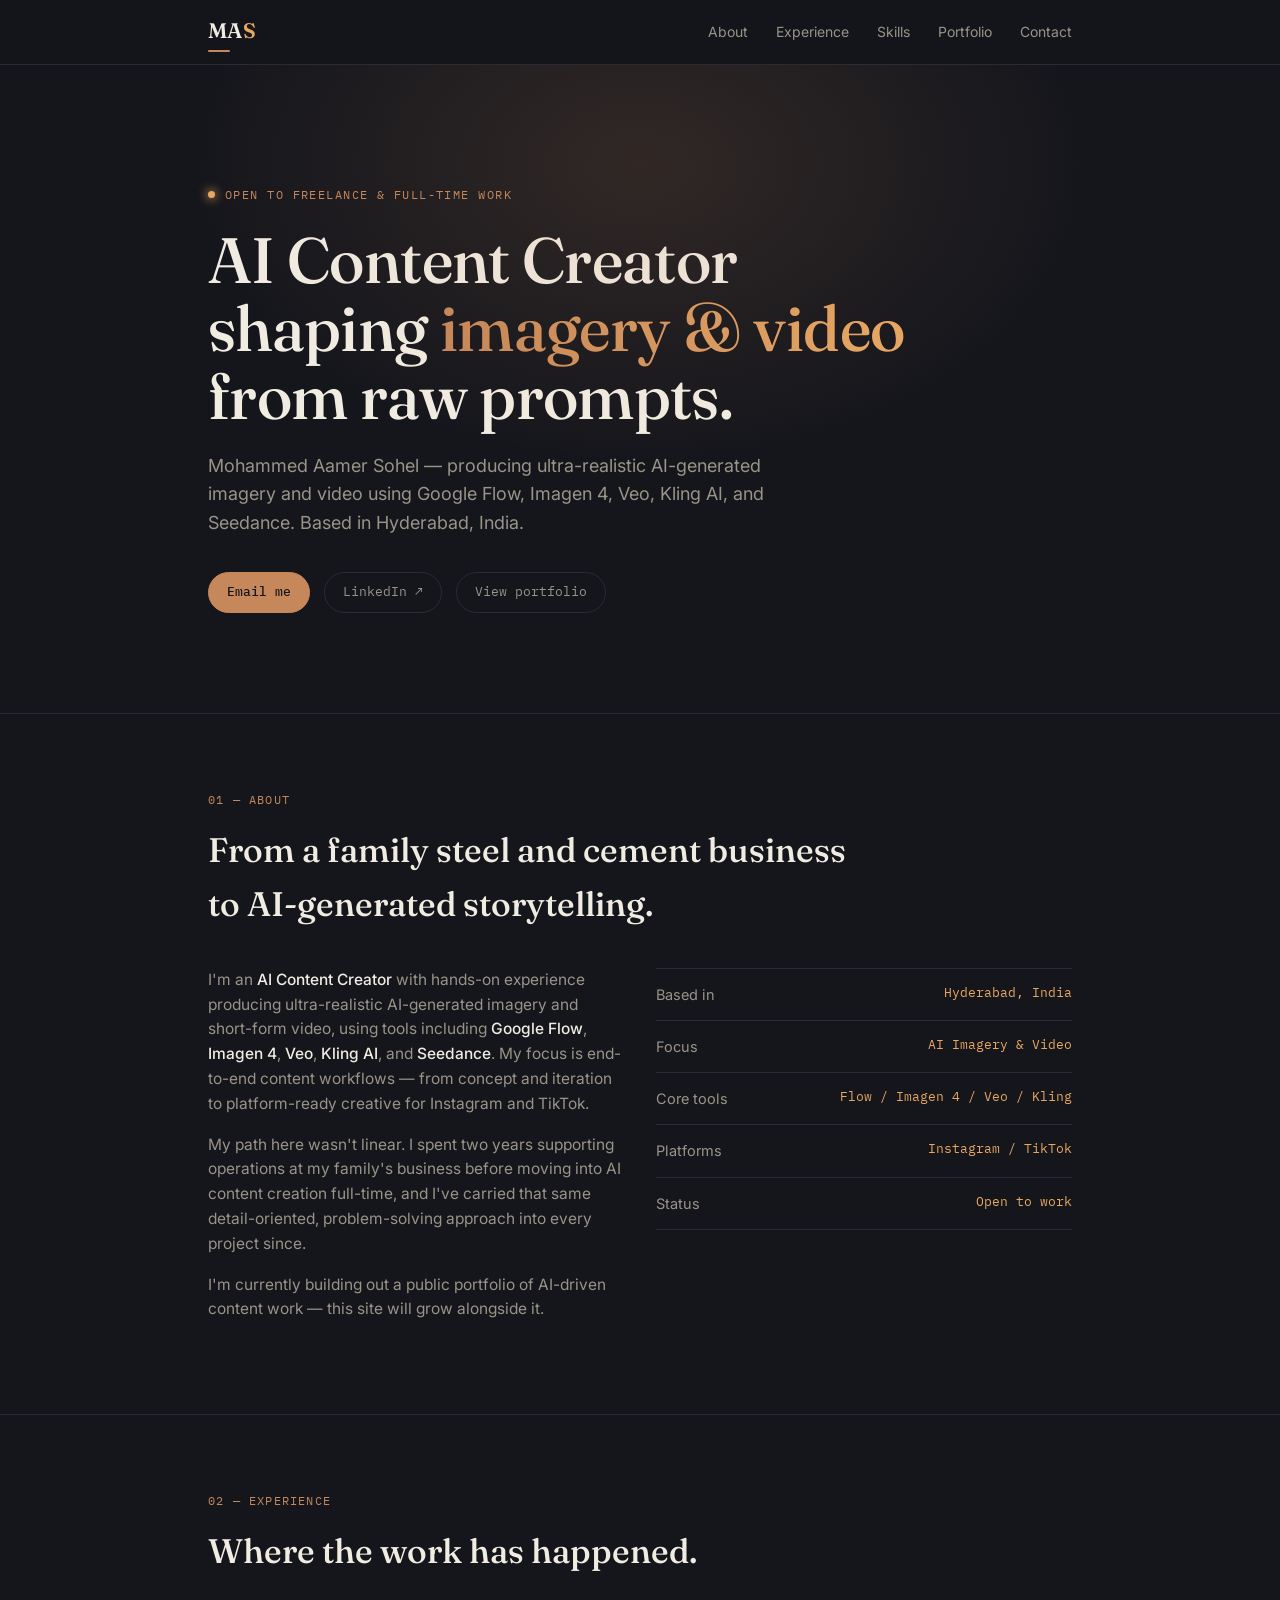
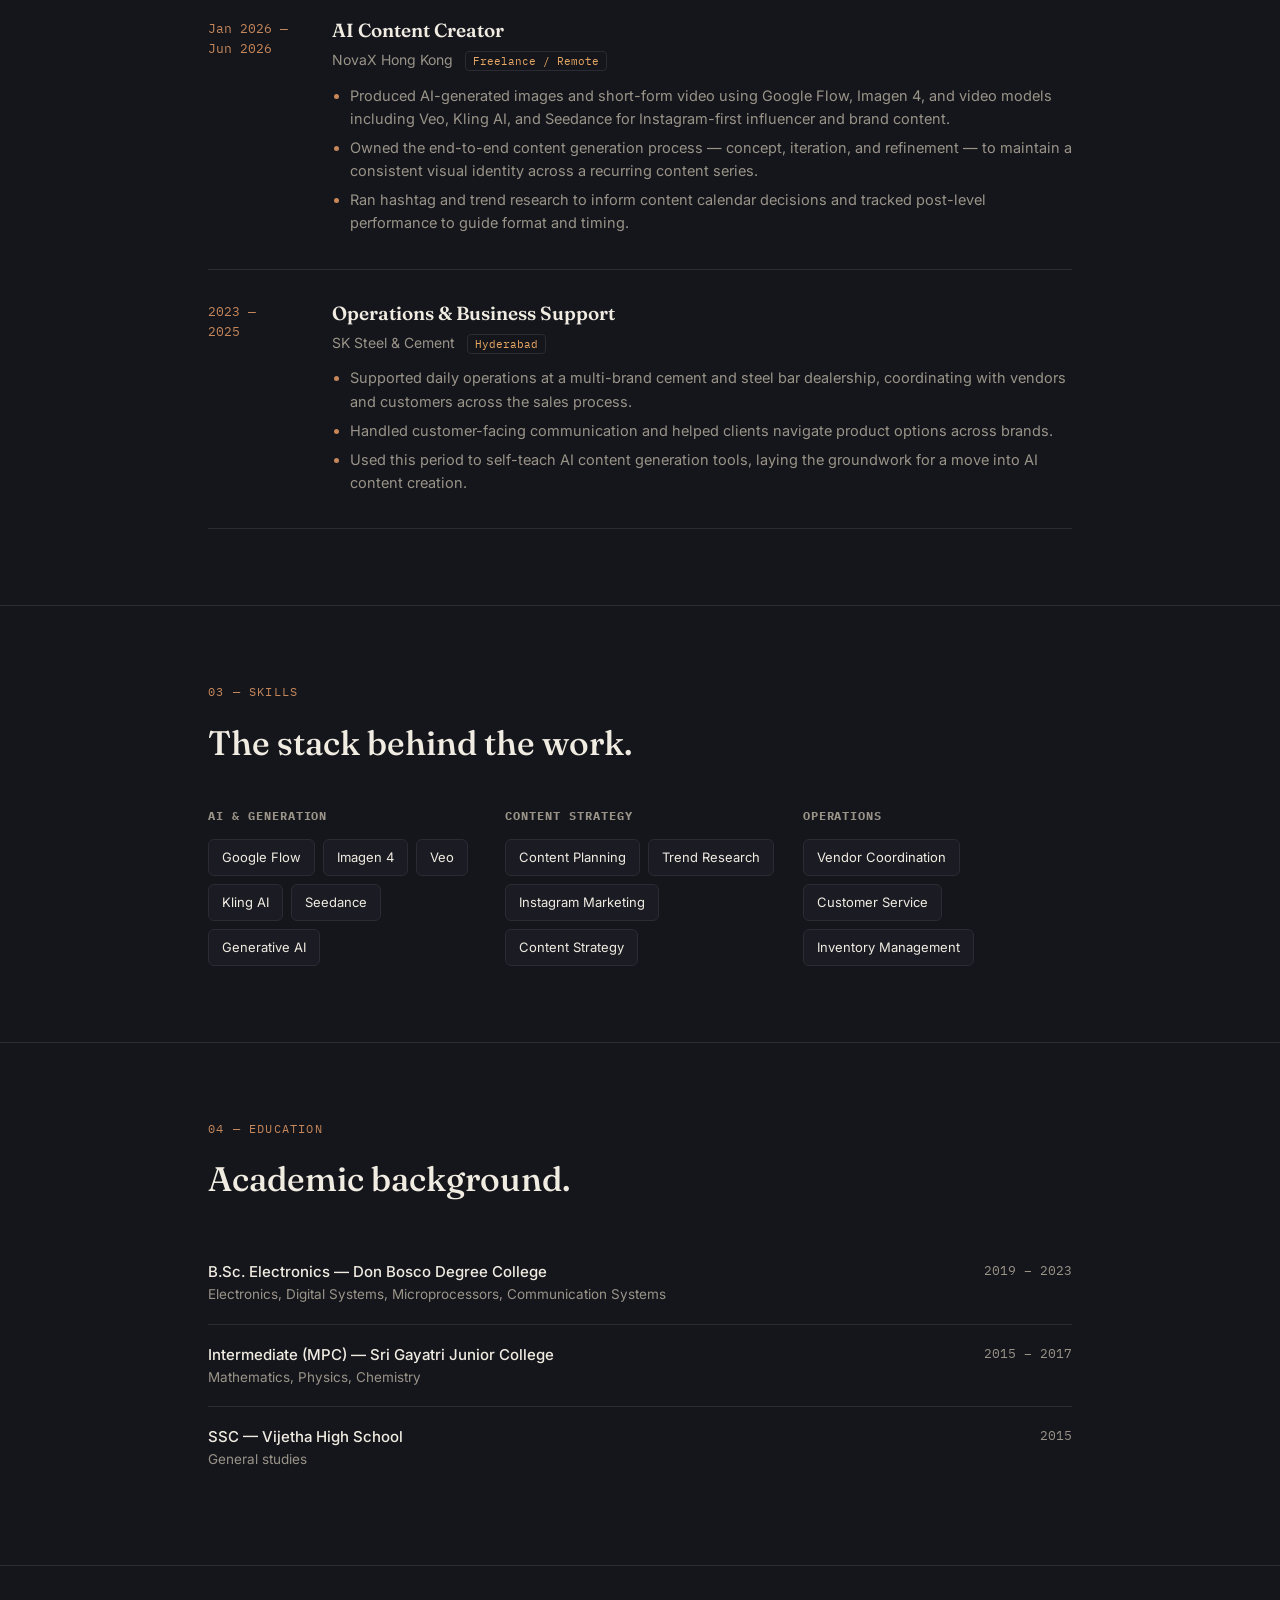
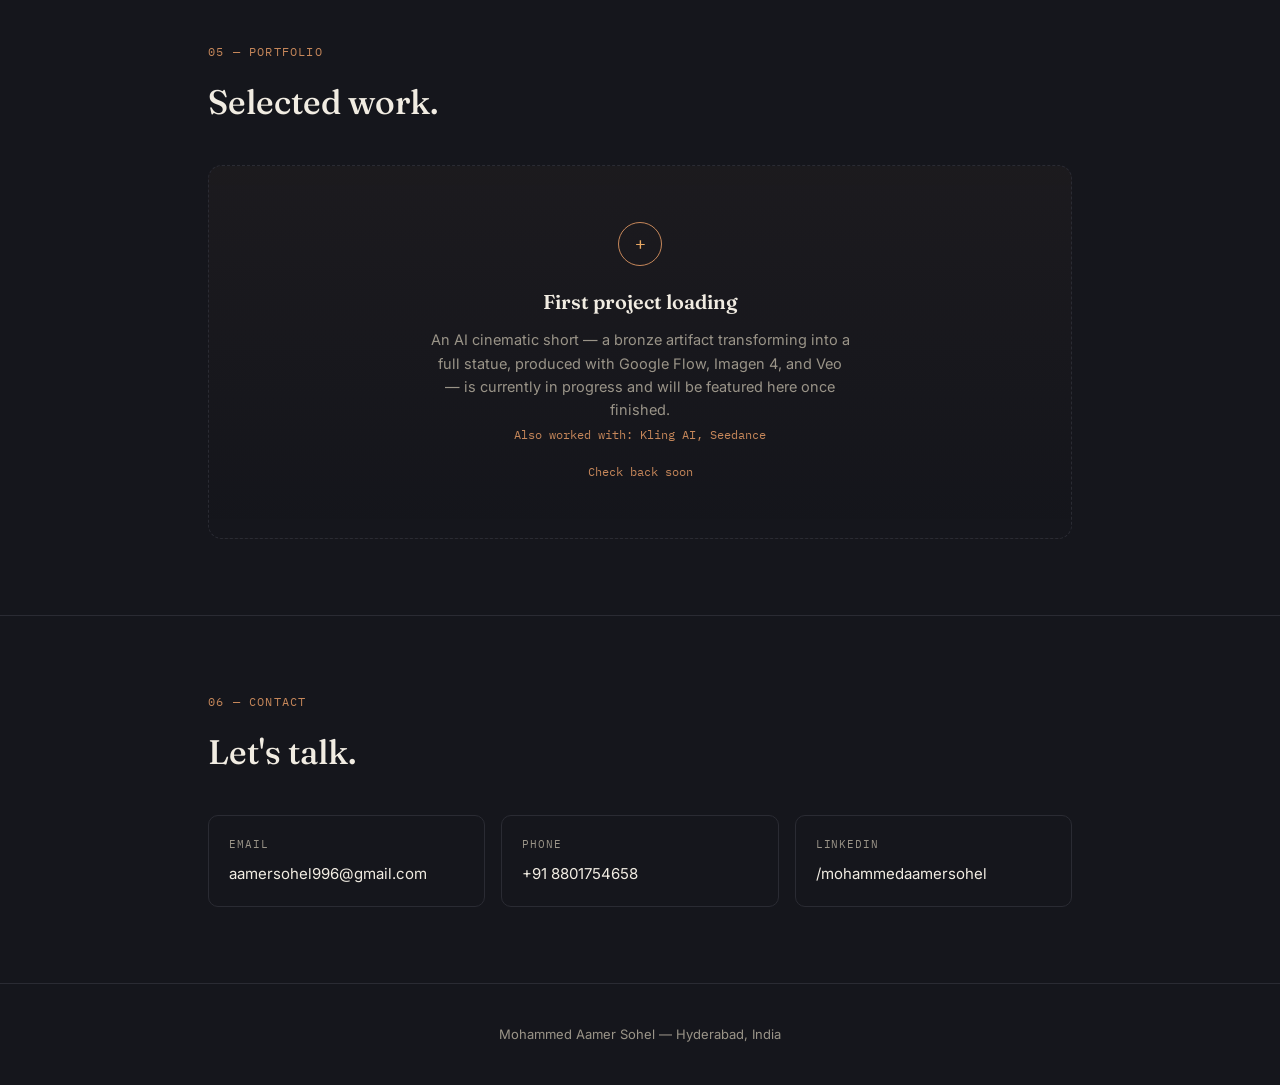
<file: index.html>
<!DOCTYPE html>
<html lang="en">
<head>
<meta charset="UTF-8">
<meta name="viewport" content="width=device-width, initial-scale=1.0">
<title>Mohammed Aamer Sohel — AI Content Creator</title>
<meta name="description" content="Portfolio of Mohammed Aamer Sohel, AI Content Creator specializing in AI-generated imagery and video.">
<link rel="preconnect" href="https://fonts.googleapis.com">
<link rel="preconnect" href="https://fonts.gstatic.com" crossorigin>
<link href="https://fonts.googleapis.com/css2?family=Fraunces:opsz,wght@9..144,400;9..144,500;9..144,600&family=Inter:wght@400;500;600&family=IBM+Plex+Mono:wght@400;500&display=swap" rel="stylesheet">
<style>
  :root{
    --bg:#15161c;
    --bg-raised:#1b1c23;
    --bronze:#c6875a;
    --bronze-bright:#e8a863;
    --text:#f1ece2;
    --text-dim:#9a9488;
    --line:#2a2b33;
    --serif: 'Fraunces', serif;
    --sans: 'Inter', sans-serif;
    --mono: 'IBM Plex Mono', monospace;
  }
  *{margin:0;padding:0;box-sizing:border-box;}
  html{scroll-behavior:smooth;}
  body{
    background:var(--bg);
    color:var(--text);
    font-family:var(--sans);
    line-height:1.6;
    -webkit-font-smoothing:antialiased;
  }
  a{color:inherit;text-decoration:none;}
  .wrap{max-width:920px;margin:0 auto;padding:0 28px;}

  /* nav */
  nav{
    position:sticky;top:0;z-index:50;
    background:rgba(21,22,28,0.85);
    backdrop-filter:blur(10px);
    border-bottom:1px solid var(--line);
  }
  nav .wrap{display:flex;align-items:center;justify-content:space-between;height:64px;}
  .brand{font-family:var(--serif);font-size:21px;font-weight:600;letter-spacing:0.02em;position:relative;padding-bottom:2px;}
  .brand em{font-style:normal;color:var(--bronze-bright);}
  .brand::after{content:'';position:absolute;left:0;bottom:-2px;width:22px;height:2px;background:var(--bronze);border-radius:2px;}
  .navlinks{display:flex;gap:28px;font-size:14px;color:var(--text-dim);}
  .navlinks a:hover{color:var(--bronze-bright);}
  .navlinks{display:none;}
  @media(min-width:720px){.navlinks{display:flex;}}

  /* hero */
  header.hero{
    position:relative;
    padding:120px 0 100px;
    overflow:hidden;
  }
  .glow{
    position:absolute;
    top:-200px;left:50%;transform:translateX(-50%);
    width:900px;height:600px;
    background:radial-gradient(ellipse at center, rgba(198,135,90,0.16) 0%, rgba(198,135,90,0) 70%);
    pointer-events:none;
  }
  .eyebrow{
    font-family:var(--mono);font-size:12px;letter-spacing:0.12em;text-transform:uppercase;
    color:var(--bronze);margin-bottom:22px;display:flex;align-items:center;gap:10px;
  }
  .eyebrow::before{content:'';width:7px;height:7px;border-radius:50%;background:var(--bronze-bright);
    box-shadow:0 0 10px 2px rgba(232,168,99,0.6);}
  h1.title{
    font-family:var(--serif);
    font-weight:500;
    font-size:clamp(38px,6vw,64px);
    line-height:1.06;
    letter-spacing:-0.01em;
    max-width:780px;
  }
  h1.title .accent{
    background:linear-gradient(90deg, var(--bronze) 0%, var(--bronze-bright) 100%);
    -webkit-background-clip:text;background-clip:text;color:transparent;
  }
  .subhead{
    margin-top:22px;font-size:18px;color:var(--text-dim);max-width:560px;
  }
  .hero-links{margin-top:34px;display:flex;flex-wrap:wrap;gap:14px;font-size:14px;}
  .pill{
    border:1px solid var(--line);padding:9px 18px;border-radius:100px;
    font-family:var(--mono);font-size:13px;color:var(--text-dim);
    transition:border-color .2s, color .2s;
  }
  .pill:hover{border-color:var(--bronze);color:var(--bronze-bright);}
  .pill.primary{background:var(--bronze);color:#15161c;border-color:var(--bronze);font-weight:500;}
  .pill.primary:hover{background:var(--bronze-bright);border-color:var(--bronze-bright);color:#15161c;}

  /* section shell */
  section{padding:76px 0;border-top:1px solid var(--line);}
  .section-label{
    font-family:var(--mono);font-size:12px;letter-spacing:0.1em;text-transform:uppercase;
    color:var(--bronze);margin-bottom:14px;
  }
  h2.section-title{
    font-family:var(--serif);font-weight:500;font-size:clamp(26px,3.4vw,34px);
    margin-bottom:36px;max-width:640px;
  }

  /* about */
  .about-grid{display:grid;grid-template-columns:1fr;gap:32px;}
  @media(min-width:720px){.about-grid{grid-template-columns:1fr 1fr;}}
  .about-text p{color:var(--text-dim);margin-bottom:16px;font-size:15.5px;}
  .about-text strong{color:var(--text);font-weight:500;}
  .stack-list{display:flex;flex-direction:column;gap:0;border-top:1px solid var(--line);}
  .stack-item{
    display:flex;justify-content:space-between;padding:14px 0;border-bottom:1px solid var(--line);
    font-size:14.5px;
  }
  .stack-item .k{color:var(--text-dim);}
  .stack-item .v{font-family:var(--mono);color:var(--bronze-bright);font-size:13px;text-align:right;}

  /* timeline (experience) */
  .timeline{display:flex;flex-direction:column;}
  .tl-item{
    display:grid;grid-template-columns:100px 1fr;gap:24px;
    padding:28px 0;border-bottom:1px solid var(--line);
  }
  .tl-item:first-child{padding-top:0;}
  .tl-date{font-family:var(--mono);font-size:12.5px;color:var(--bronze);padding-top:3px;}
  .tl-role{font-family:var(--serif);font-size:19px;font-weight:600;margin-bottom:4px;}
  .tl-org{font-size:14px;color:var(--text-dim);margin-bottom:12px;}
  .tl-org .tag{
    font-family:var(--mono);font-size:11px;color:var(--bronze-bright);
    border:1px solid var(--line);border-radius:4px;padding:2px 7px;margin-left:8px;
  }
  .tl-item ul{margin-left:18px;color:var(--text-dim);font-size:14.5px;}
  .tl-item li{margin-bottom:6px;}
  .tl-item li::marker{color:var(--bronze);}

  /* skills */
  .skill-groups{display:grid;grid-template-columns:1fr;gap:28px;}
  @media(min-width:720px){.skill-groups{grid-template-columns:repeat(3,1fr);}}
  .skill-group h3{
    font-family:var(--mono);font-size:12px;letter-spacing:0.08em;text-transform:uppercase;
    color:var(--text-dim);margin-bottom:14px;
  }
  .chip-row{display:flex;flex-wrap:wrap;gap:8px;}
  .chip{
    font-size:13px;padding:7px 13px;border:1px solid var(--line);border-radius:6px;color:var(--text);
    background:var(--bg-raised);
  }

  /* education */
  .edu-item{padding:18px 0;border-bottom:1px solid var(--line);display:flex;justify-content:space-between;flex-wrap:wrap;gap:6px;}
  .edu-item:last-child{border-bottom:none;}
  .edu-name{font-weight:500;font-size:15px;}
  .edu-sub{color:var(--text-dim);font-size:13.5px;}
  .edu-date{font-family:var(--mono);font-size:12.5px;color:var(--text-dim);}

  /* portfolio / empty state */
  .portfolio-empty{
    border:1px dashed var(--line);
    border-radius:14px;
    padding:56px 32px;
    text-align:center;
    background:linear-gradient(180deg, rgba(198,135,90,0.04), transparent);
  }
  .portfolio-empty .icon{
    width:44px;height:44px;margin:0 auto 20px;
    border-radius:50%;border:1px solid var(--bronze);
    display:flex;align-items:center;justify-content:center;
    color:var(--bronze-bright);font-family:var(--mono);font-size:18px;
  }
  .portfolio-empty h3{font-family:var(--serif);font-size:20px;font-weight:600;margin-bottom:10px;}
  .portfolio-empty p{color:var(--text-dim);font-size:14.5px;max-width:420px;margin:0 auto;}
  .portfolio-note{
    margin-top:18px;font-family:var(--mono);font-size:12px;color:var(--bronze);
  }

  /* contact */
  .contact-grid{display:grid;grid-template-columns:1fr;gap:16px;}
  @media(min-width:600px){.contact-grid{grid-template-columns:repeat(3,1fr);}}
  .contact-card{
    border:1px solid var(--line);border-radius:10px;padding:20px;
  }
  .contact-card .k{font-family:var(--mono);font-size:11px;text-transform:uppercase;letter-spacing:0.08em;color:var(--text-dim);margin-bottom:8px;}
  .contact-card .v{font-size:15px;}
  .contact-card .v a:hover{color:var(--bronze-bright);}

  footer{padding:40px 0;text-align:center;color:var(--text-dim);font-size:13px;border-top:1px solid var(--line);}
  footer span{color:var(--bronze);}
</style>
</head>
<body>

<nav>
  <div class="wrap">
    <div class="brand">MA<em>S</em></div>
    <div class="navlinks">
      <a href="#about">About</a>
      <a href="#experience">Experience</a>
      <a href="#skills">Skills</a>
      <a href="#portfolio">Portfolio</a>
      <a href="#contact">Contact</a>
    </div>
  </div>
</nav>

<header class="hero">
  <div class="glow"></div>
  <div class="wrap">
    <div class="eyebrow">Open to freelance &amp; full-time work</div>
    <h1 class="title">AI Content Creator<br>shaping <span class="accent">imagery &amp; video</span><br>from raw prompts.</h1>
    <p class="subhead">Mohammed Aamer Sohel — producing ultra-realistic AI-generated imagery and video using Google Flow, Imagen 4, Veo, Kling AI, and Seedance. Based in Hyderabad, India.</p>
    <div class="hero-links">
      <a class="pill primary" href="mailto:aamersohel996@gmail.com">Email me</a>
      <a class="pill" href="https://www.linkedin.com/in/mohammedaamersohel/" target="_blank" rel="noopener">LinkedIn ↗</a>
      <a class="pill" href="#portfolio">View portfolio</a>
    </div>
  </div>
</header>

<section id="about">
  <div class="wrap">
    <div class="section-label">01 — About</div>
    <h2 class="section-title">From a family steel and cement business to AI-generated storytelling.</h2>
    <div class="about-grid">
      <div class="about-text">
        <p>I'm an <strong>AI Content Creator</strong> with hands-on experience producing ultra-realistic AI-generated imagery and short-form video, using tools including <strong>Google Flow</strong>, <strong>Imagen 4</strong>, <strong>Veo</strong>, <strong>Kling AI</strong>, and <strong>Seedance</strong>. My focus is end-to-end content workflows — from concept and iteration to platform-ready creative for Instagram and TikTok.</p>
        <p>My path here wasn't linear. I spent two years supporting operations at my family's business before moving into AI content creation full-time, and I've carried that same detail-oriented, problem-solving approach into every project since.</p>
        <p>I'm currently building out a public portfolio of AI-driven content work — this site will grow alongside it.</p>
      </div>
      <div class="stack-list">
        <div class="stack-item"><span class="k">Based in</span><span class="v">Hyderabad, India</span></div>
        <div class="stack-item"><span class="k">Focus</span><span class="v">AI Imagery &amp; Video</span></div>
        <div class="stack-item"><span class="k">Core tools</span><span class="v">Flow / Imagen 4 / Veo / Kling</span></div>
        <div class="stack-item"><span class="k">Platforms</span><span class="v">Instagram / TikTok</span></div>
        <div class="stack-item"><span class="k">Status</span><span class="v">Open to work</span></div>
      </div>
    </div>
  </div>
</section>

<section id="experience">
  <div class="wrap">
    <div class="section-label">02 — Experience</div>
    <h2 class="section-title">Where the work has happened.</h2>
    <div class="timeline">
      <div class="tl-item">
        <div class="tl-date">Jan 2026 —<br>Jun 2026</div>
        <div>
          <div class="tl-role">AI Content Creator</div>
          <div class="tl-org">NovaX Hong Kong <span class="tag">Freelance / Remote</span></div>
          <ul>
            <li>Produced AI-generated images and short-form video using Google Flow, Imagen 4, and video models including Veo, Kling AI, and Seedance for Instagram-first influencer and brand content.</li>
            <li>Owned the end-to-end content generation process — concept, iteration, and refinement — to maintain a consistent visual identity across a recurring content series.</li>
            <li>Ran hashtag and trend research to inform content calendar decisions and tracked post-level performance to guide format and timing.</li>
          </ul>
        </div>
      </div>
      <div class="tl-item">
        <div class="tl-date">2023 —<br>2025</div>
        <div>
          <div class="tl-role">Operations &amp; Business Support</div>
          <div class="tl-org">SK Steel &amp; Cement <span class="tag">Hyderabad</span></div>
          <ul>
            <li>Supported daily operations at a multi-brand cement and steel bar dealership, coordinating with vendors and customers across the sales process.</li>
            <li>Handled customer-facing communication and helped clients navigate product options across brands.</li>
            <li>Used this period to self-teach AI content generation tools, laying the groundwork for a move into AI content creation.</li>
          </ul>
        </div>
      </div>
    </div>
  </div>
</section>

<section id="skills">
  <div class="wrap">
    <div class="section-label">03 — Skills</div>
    <h2 class="section-title">The stack behind the work.</h2>
    <div class="skill-groups">
      <div class="skill-group">
        <h3>AI &amp; Generation</h3>
        <div class="chip-row">
          <span class="chip">Google Flow</span>
          <span class="chip">Imagen 4</span>
          <span class="chip">Veo</span>
          <span class="chip">Kling AI</span>
          <span class="chip">Seedance</span>
          <span class="chip">Generative AI</span>
        </div>
      </div>
      <div class="skill-group">
        <h3>Content Strategy</h3>
        <div class="chip-row">
          <span class="chip">Content Planning</span>
          <span class="chip">Trend Research</span>
          <span class="chip">Instagram Marketing</span>
          <span class="chip">Content Strategy</span>
        </div>
      </div>
      <div class="skill-group">
        <h3>Operations</h3>
        <div class="chip-row">
          <span class="chip">Vendor Coordination</span>
          <span class="chip">Customer Service</span>
          <span class="chip">Inventory Management</span>
        </div>
      </div>
    </div>
  </div>
</section>

<section id="education">
  <div class="wrap">
    <div class="section-label">04 — Education</div>
    <h2 class="section-title">Academic background.</h2>
    <div class="edu-item">
      <div>
        <div class="edu-name">B.Sc. Electronics — Don Bosco Degree College</div>
        <div class="edu-sub">Electronics, Digital Systems, Microprocessors, Communication Systems</div>
      </div>
      <div class="edu-date">2019 – 2023</div>
    </div>
    <div class="edu-item">
      <div>
        <div class="edu-name">Intermediate (MPC) — Sri Gayatri Junior College</div>
        <div class="edu-sub">Mathematics, Physics, Chemistry</div>
      </div>
      <div class="edu-date">2015 – 2017</div>
    </div>
    <div class="edu-item">
      <div>
        <div class="edu-name">SSC — Vijetha High School</div>
        <div class="edu-sub">General studies</div>
      </div>
      <div class="edu-date">2015</div>
    </div>
  </div>
</section>

<section id="portfolio">
  <div class="wrap">
    <div class="section-label">05 — Portfolio</div>
    <h2 class="section-title">Selected work.</h2>
    <div class="portfolio-empty">
      <div class="icon">+</div>
      <h3>First project loading</h3>
      <p>An AI cinematic short — a bronze artifact transforming into a full statue, produced with Google Flow, Imagen 4, and Veo — is currently in progress and will be featured here once finished.</p>
      <div class="portfolio-note" style="margin-top:4px;">Also worked with: Kling AI, Seedance</div>
      <div class="portfolio-note">Check back soon</div>
    </div>
  </div>
</section>

<section id="contact">
  <div class="wrap">
    <div class="section-label">06 — Contact</div>
    <h2 class="section-title">Let's talk.</h2>
    <div class="contact-grid">
      <div class="contact-card">
        <div class="k">Email</div>
        <div class="v"><a href="mailto:aamersohel996@gmail.com">aamersohel996@gmail.com</a></div>
      </div>
      <div class="contact-card">
        <div class="k">Phone</div>
        <div class="v"><a href="tel:+918801754658">+91 8801754658</a></div>
      </div>
      <div class="contact-card">
        <div class="k">LinkedIn</div>
        <div class="v"><a href="https://www.linkedin.com/in/mohammedaamersohel/" target="_blank" rel="noopener">/mohammedaamersohel</a></div>
      </div>
    </div>
  </div>
</section>

<footer>
  Mohammed Aamer Sohel — Hyderabad, India
</footer>

</body>
</html>
</file>
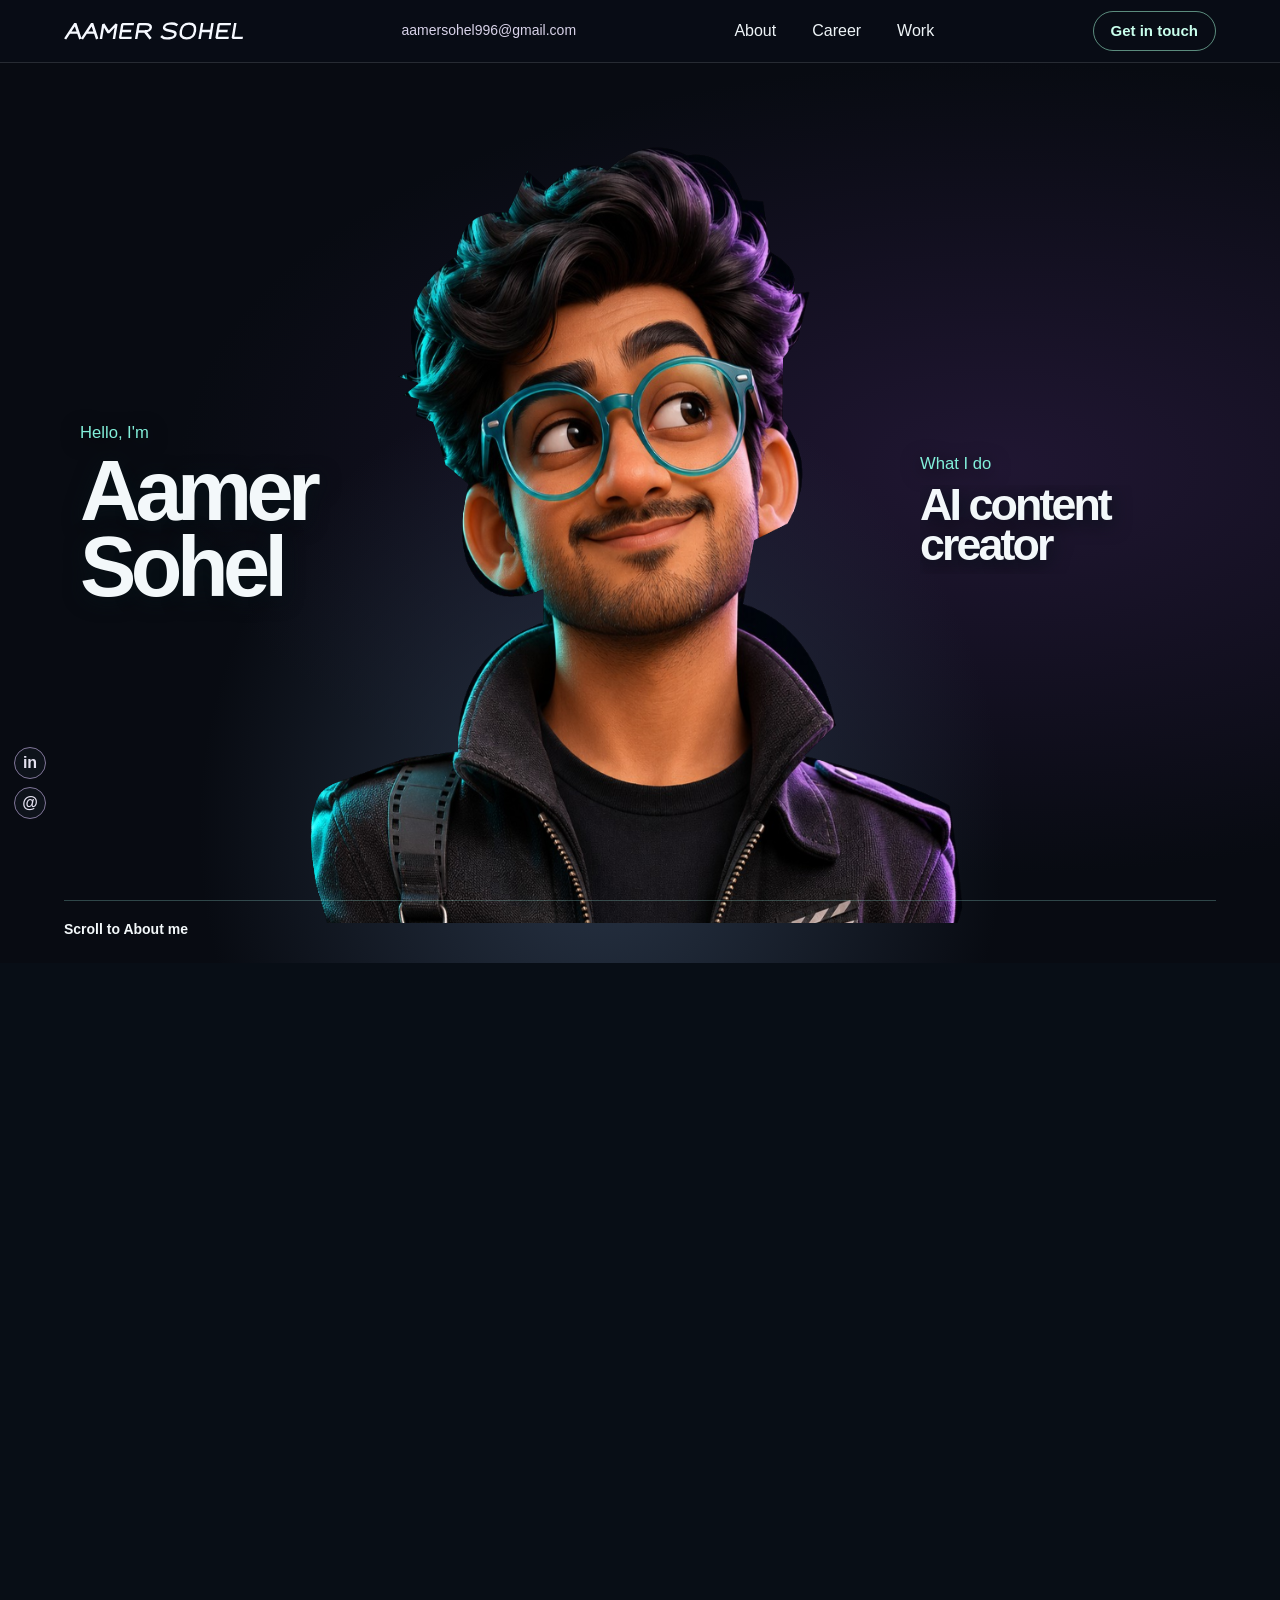
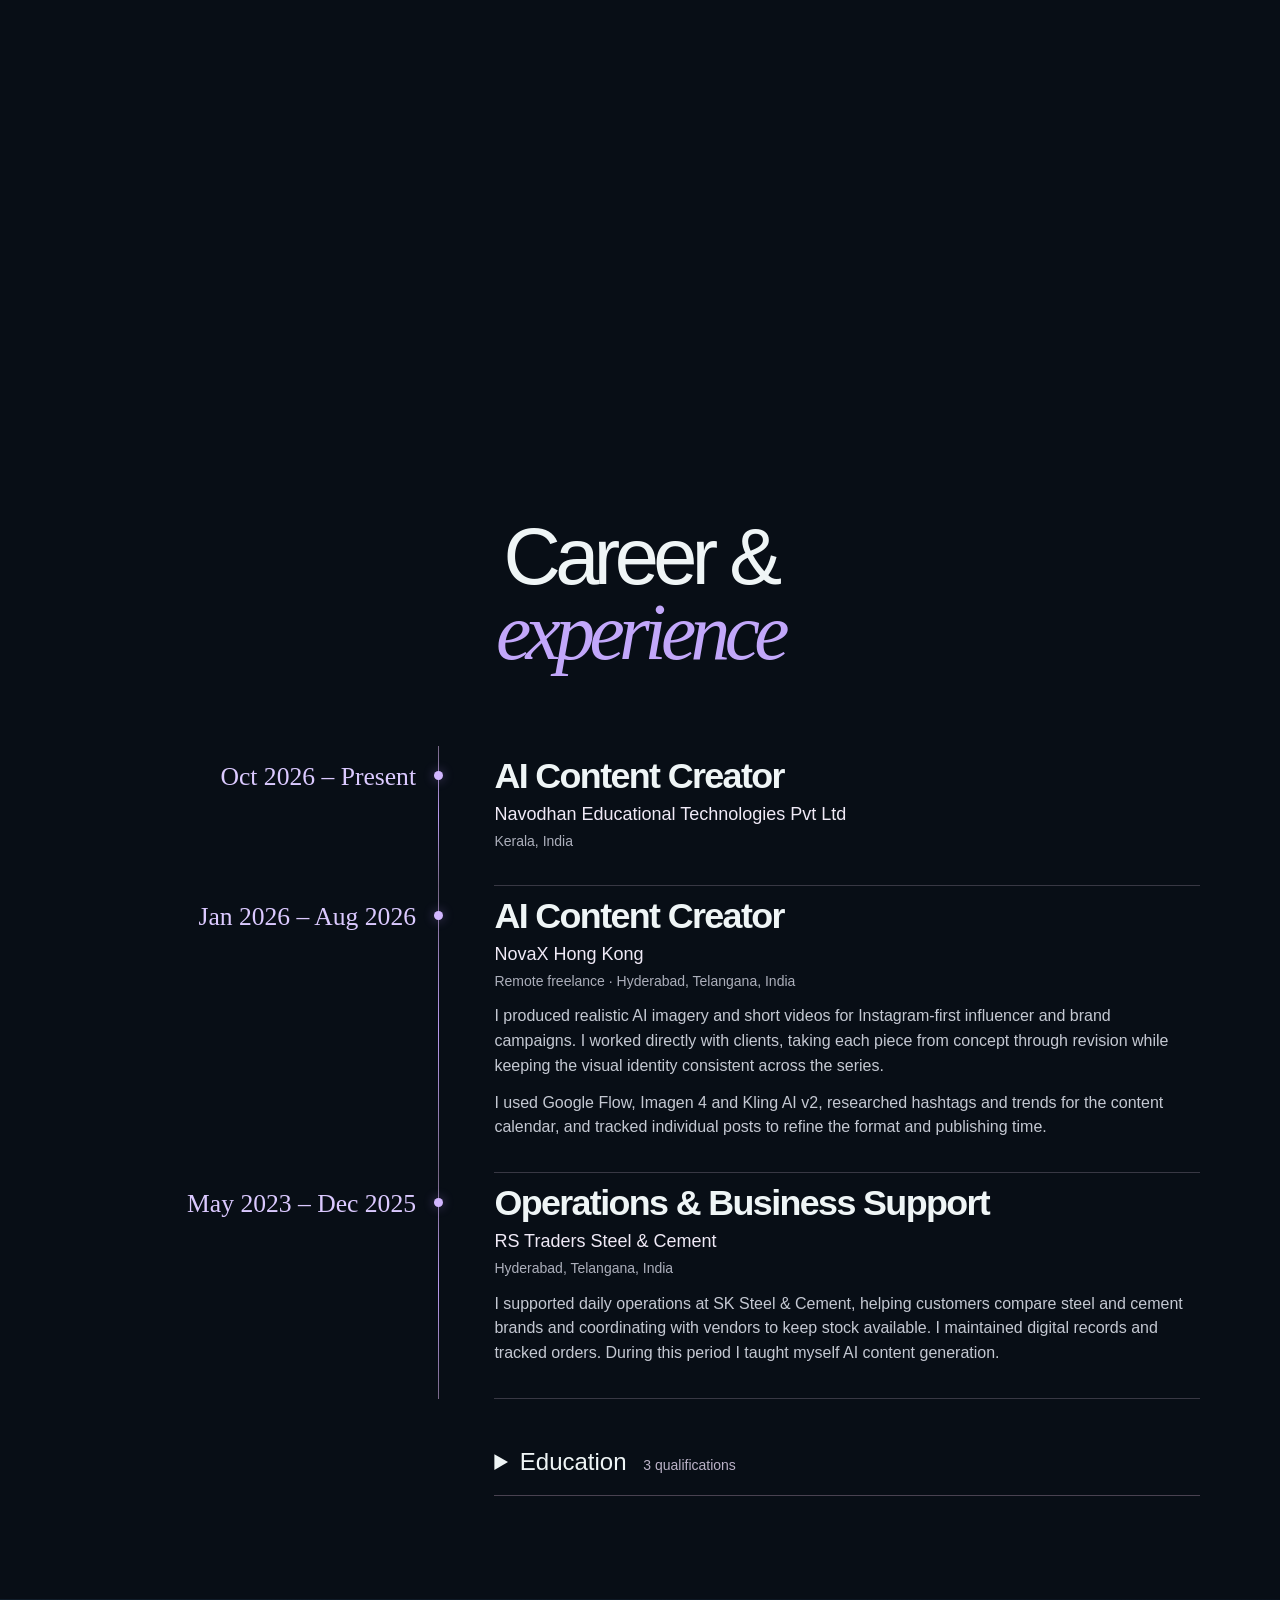
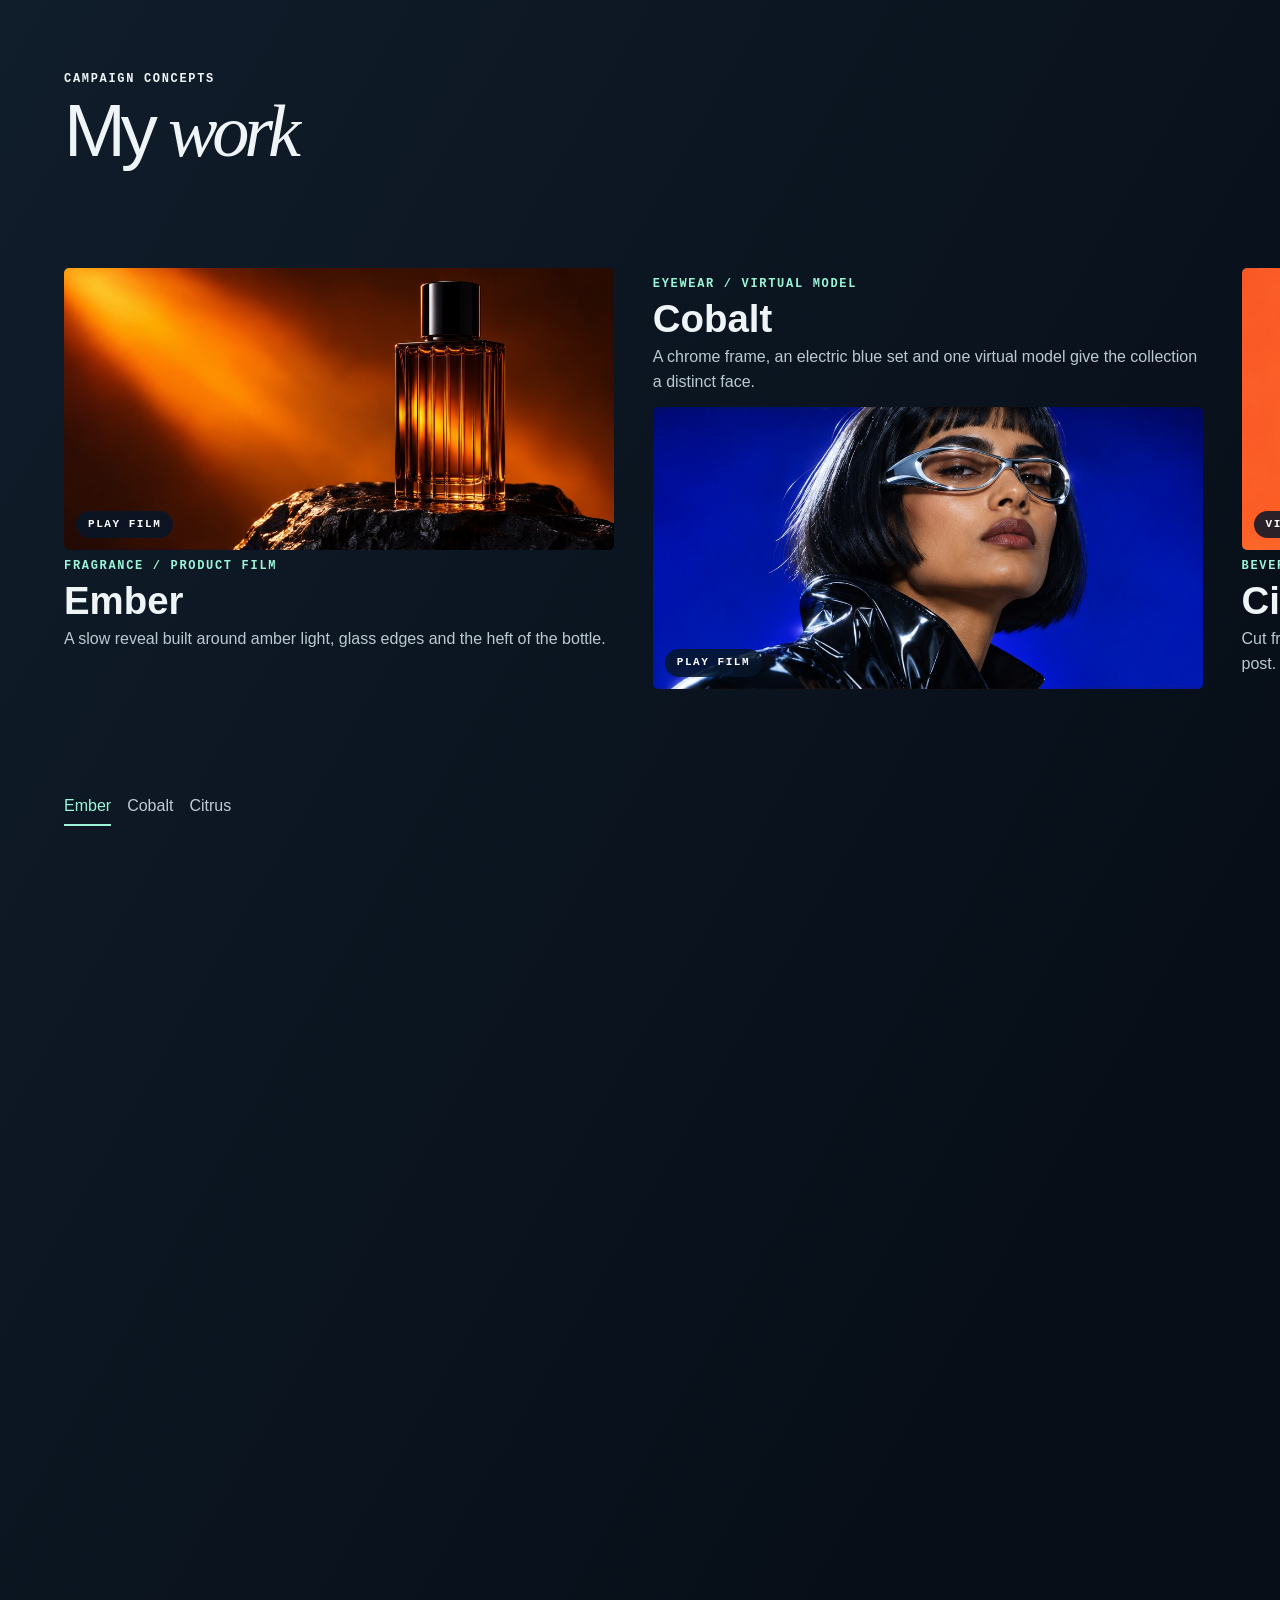
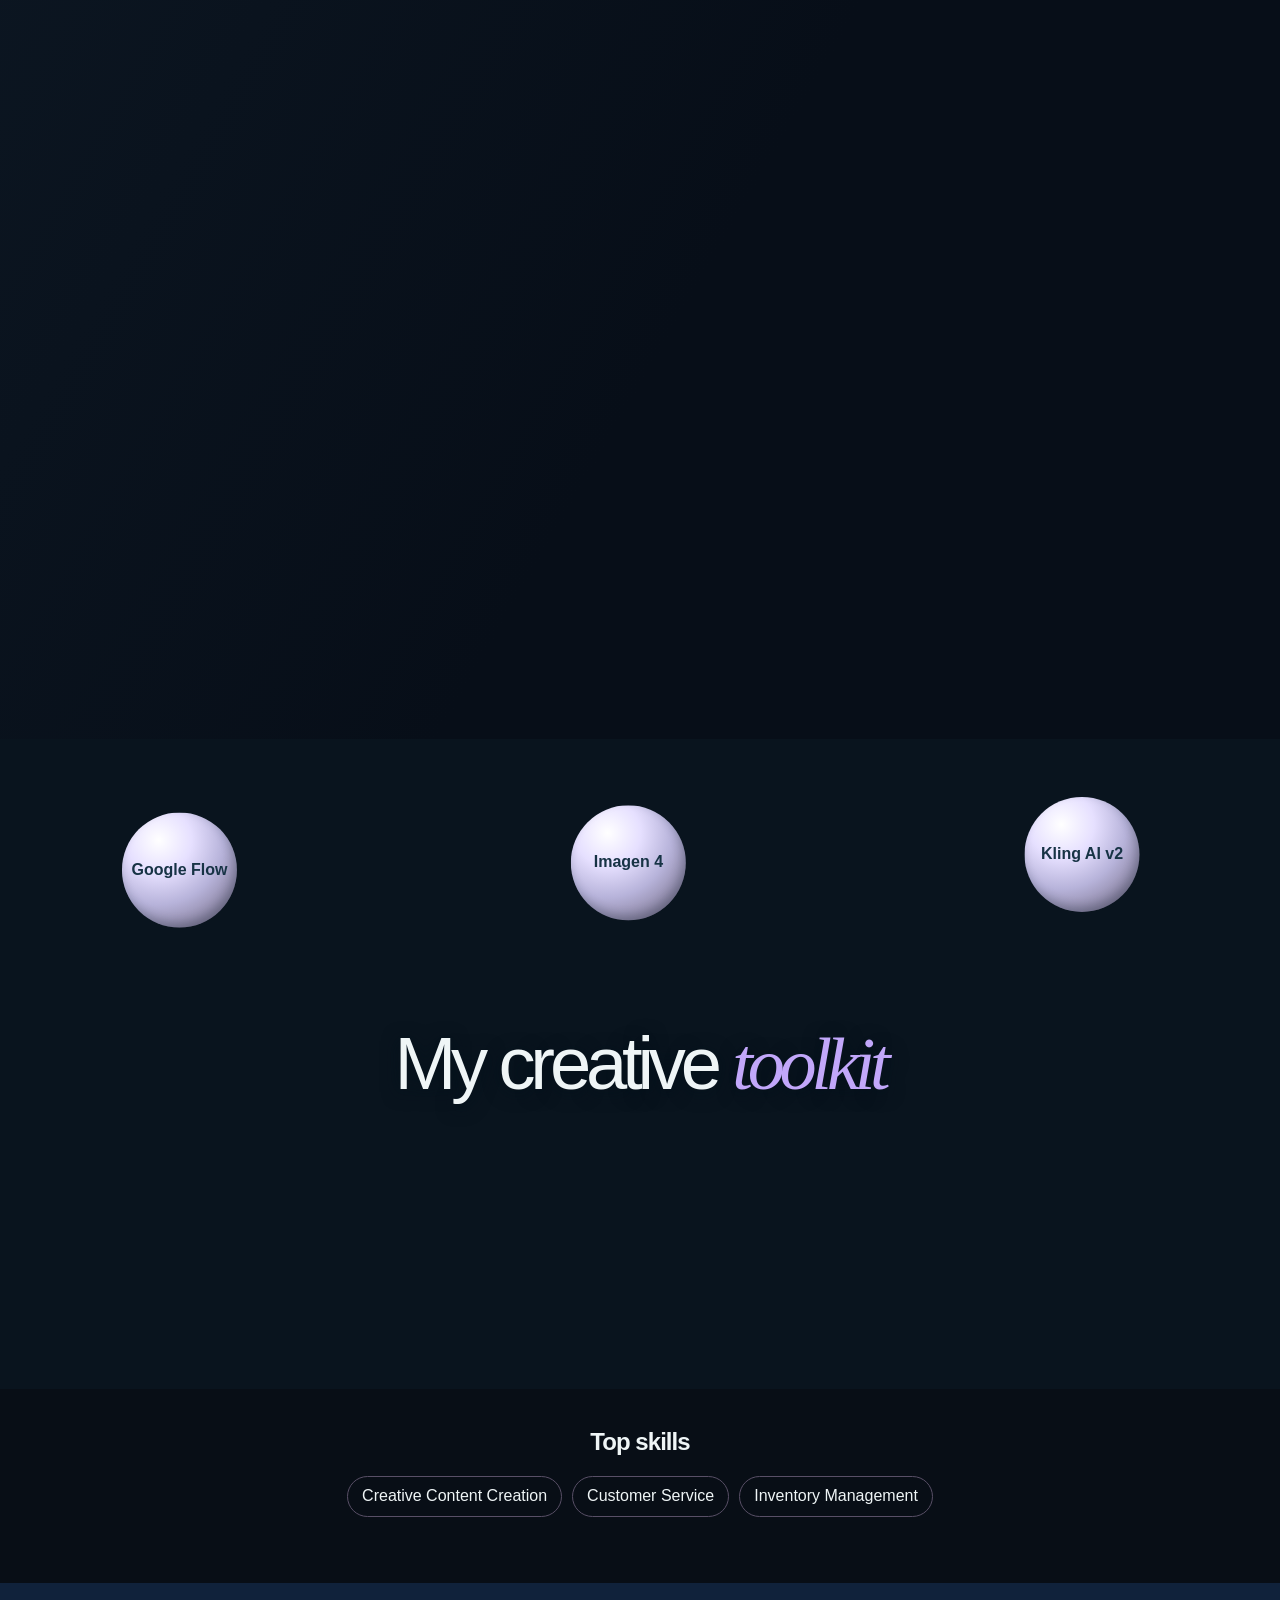
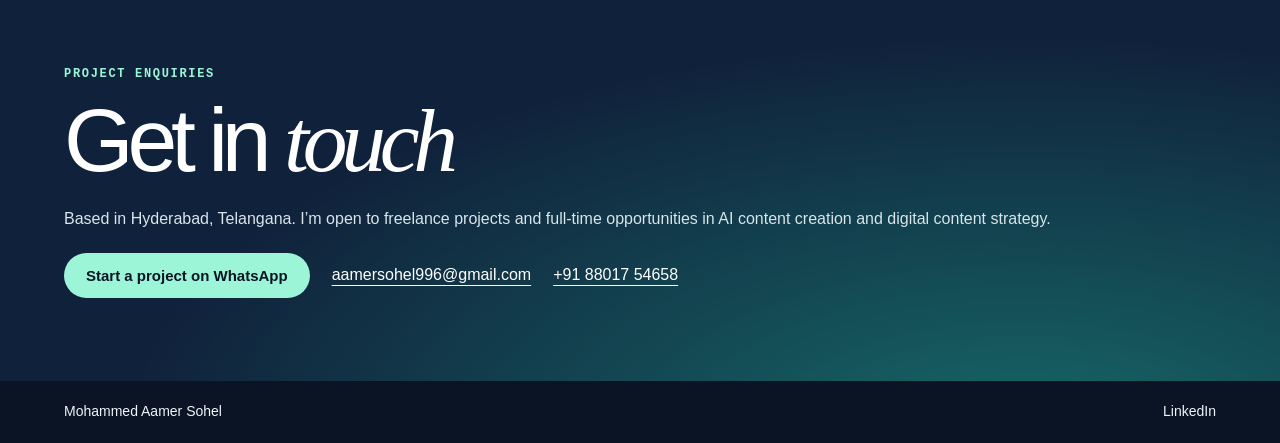
<file: studio/index.html>
<!doctype html>
<html lang="en"><head><meta charset="utf-8"><meta name="viewport" content="width=device-width, initial-scale=1"><meta name="theme-color" content="#0b1323"><title>Mohammed Aamer Sohel - AI Films & Social Strategy</title><meta name="description" content="Mohammed Aamer Sohel, AI Content Creator at Navodhan Educational Technologies Pvt Ltd. Explore AI imagery, short-form films, career experience and freelance services."><meta property="og:title" content="Aamer Sohel - AI Films & Social Strategy"><meta property="og:description" content="Explore AI fashion editorials, product films and social campaign concepts."><link rel="icon" href="assets/as-icon.svg"><link rel="stylesheet" href="style.css?v=11"></head>
<body><template id="intro-template"><div class="intro-slate" aria-hidden="true"><span>AI films &nbsp; / &nbsp; Virtual models &nbsp; / &nbsp; Social strategy</span><img src="assets/aamer-sohel.svg" alt=""></div></template><script>
(() => {
  const template = document.getElementById('intro-template');
  if (location.hash && location.hash !== '#top') return;
  if (!matchMedia('(prefers-reduced-motion: no-preference)').matches) return;
  const slate = template.content.firstElementChild.cloneNode(true);
  const dismiss = () => slate.remove();
  slate.addEventListener('animationend', dismiss, {once: true});
  window.setTimeout(dismiss, 1000);
  template.after(slate);
})();
</script><header><div class="shell nav"><a class="brand" href="#top" aria-label="Aamer Sohel home"><img src="assets/aamer-sohel.svg" alt="Aamer Sohel"></a><a class="header-mail" href="mailto:aamersohel996@gmail.com">aamersohel996@gmail.com</a><nav aria-label="Main navigation"><a href="#about">About</a><a href="#career">Career</a><a href="#work">Work</a></nav><a class="navcta" href="#contact">Get in touch</a></div></header><aside class="profile-rail" aria-label="Professional links"><a aria-label="LinkedIn profile" href="https://www.linkedin.com/in/mohammedaamersohel/" target="_blank" rel="noopener">in</a><a aria-label="Email Aamer" href="mailto:aamersohel996@gmail.com">@</a></aside>
<main id="top"><div class="opening"><span class="scene-anchor" id="about"></span><span class="scene-anchor" id="services"></span><section class="stage" aria-labelledby="stage-title">
  <div class="stage-light" aria-hidden="true"></div>
  <div class="character"><img class="portrait-fallback" src="assets/filmmaker.jpg" alt="Aamer at his editing desk wearing teal glasses" fetchpriority="high"><canvas aria-hidden="true"></canvas></div>
  <div class="stage-copy shell">
    <div class="stage-name"><span class="overline">Hello, I'm</span><h1 id="stage-title">Aamer<br>Sohel</h1></div>
    <div class="stage-role"><span class="overline">What I do</span><div class="role-window" aria-hidden="true"><span id="role-text">AI content creator</span></div><span class="sr-only">AI content creator, filmmaker and social strategist.</span></div>
  </div>
  <section class="scene-about scene-panel" aria-labelledby="about-title" inert><div class="kicker">ABOUT ME</div><h2 id="about-title">Mohammed<br><em>Aamer Sohel</em></h2><p>I’m an AI Content Creator at Navodhan Educational Technologies Pvt Ltd, based in Greater Hyderabad. I turn concepts into realistic images and short films for Instagram and TikTok. Before moving into content full-time, I learned to coordinate with customers and solve day-to-day problems in my family’s business.</p><a class="inline" href="https://www.linkedin.com/in/mohammedaamersohel/" target="_blank" rel="noopener">LinkedIn profile</a></section><section class="scene-services scene-panel" inert aria-labelledby="service-title"><div class="kicker">SERVICES</div><h2 id="service-title">What I <em>do</em></h2><div class="offering-list"><div><h3>AI video production</h3><p>I develop the concept, iterate on scenes in Google Flow and Kling AI, and deliver short-form cuts for social.</p></div><div><h3>Virtual model campaigns</h3><p>I use Imagen 4 to build realistic imagery and a consistent visual identity across a recurring series.</p></div><div><h3>Social growth strategy</h3><p>I research trends and hashtags, plan the content calendar and use post-level analytics to adjust format and timing.</p></div></div></section><div class="stage-foot shell"><a class="stage-work" href="#about">About me <span aria-hidden="true">↓</span></a></div>
</section></div>
<section class="career shell" id="career"><h2>Career &amp;<br><em>experience</em></h2>
<ol class="career-list">
<li><div class="period">Oct 2026 – Present</div><div><h3>AI Content Creator</h3><p class="employer">Navodhan Educational Technologies Pvt Ltd</p><p class="place">Kerala, India</p></div></li>
<li><div class="period">Jan 2026 – Aug 2026</div><div><h3>AI Content Creator</h3><p class="employer">NovaX Hong Kong</p><p class="place">Remote freelance · Hyderabad, Telangana, India</p><p>I produced realistic AI imagery and short videos for Instagram-first influencer and brand campaigns. I worked directly with clients, taking each piece from concept through revision while keeping the visual identity consistent across the series.</p><p>I used Google Flow, Imagen 4 and Kling AI v2, researched hashtags and trends for the content calendar, and tracked individual posts to refine the format and publishing time.</p></div></li>
<li><div class="period">May 2023 – Dec 2025</div><div><h3>Operations &amp; Business Support</h3><p class="employer">RS Traders Steel &amp; Cement</p><p class="place">Hyderabad, Telangana, India</p><p>I supported daily operations at SK Steel &amp; Cement, helping customers compare steel and cement brands and coordinating with vendors to keep stock available. I maintained digital records and tracked orders. During this period I taught myself AI content generation.</p></div></li>
</ol>
<details class="academic"><summary>Education <span>3 qualifications</span></summary>
<ul><li><strong>Don Bosco Degree College</strong><p>Bachelor’s degree in Electronics</p><small>Apr 2019 – Apr 2023</small></li>
<li><strong>Sri Gayatri Junior College</strong><p>Intermediate, MPC (Mathematics, Physics and Chemistry)</p><small>Jun 2015 – Jun 2017</small></li>
<li><strong>Vijetha High School</strong><p>SSC (Secondary School Certificate), General Studies</p><small>Apr 2002 – Apr 2015</small></li></ul></details></section><section class="work-reel" id="work"><div class="pinned-work"><div class="shell"><div class="kicker">CAMPAIGN CONCEPTS</div><h2>My <em>work</em></h2></div><div class="track-window"><div class="project-track"><article><button class="thumb" data-film="ember" aria-label="Play Ember fragrance film"><img src="assets/ember.jpg" alt="Amber fragrance bottle lit against dark stone"><span class="pill">PLAY FILM</span></button><div class="meta">FRAGRANCE / PRODUCT FILM</div><h3>Ember</h3><p>A slow reveal built around amber light, glass edges and the heft of the bottle.</p></article><article><button class="thumb" data-film="cobalt" aria-label="Play Cobalt fashion film"><img src="assets/cobalt.jpg" alt="Virtual fashion model in sculptural chrome eyewear"><span class="pill">PLAY FILM</span></button><div class="meta">EYEWEAR / VIRTUAL MODEL</div><h3>Cobalt</h3><p>A chrome frame, an electric blue set and one virtual model give the collection a distinct face.</p></article><article><button class="thumb" data-film="citrus" aria-label="View Citrus campaign still"><img src="assets/citrus.jpg" alt="Tangerine beverage can with fresh blood orange slices"><span class="pill">VIEW STILL</span></button><div class="meta">BEVERAGE / CAMPAIGN STILL</div><h3>Citrus</h3><p>Cut fruit and a saturated orange palette put flavour at the centre of a launch post.</p></article></div></div><nav class="project-nav shell" aria-label="Choose a campaign"><button type="button" data-project="0">Ember</button><button type="button" data-project="1">Cobalt</button><button type="button" data-project="2">Citrus</button></nav></div></section><section class="formats" aria-labelledby="format-title"><h2 id="format-title">My creative <em>toolkit</em></h2><div class="orbs"><span>Google Flow</span><span>Imagen 4</span><span>Kling AI v2</span></div></section>

<section class="profile-skills shell"><h2>Top skills</h2><ul><li>Creative Content Creation</li><li>Customer Service</li><li>Inventory Management</li></ul></section><section class="contact" id="contact"><div class="shell"><div class="kicker"><i></i> PROJECT ENQUIRIES</div><h2>Get in <em>touch</em></h2><p>Based in Hyderabad, Telangana. I’m open to freelance projects and full-time opportunities in AI content creation and digital content strategy.</p><div class="contacts"><a class="darkbutton" href="https://wa.me/918801754658?text=Hi%20Aamer%2C%20I%27d%20like%20to%20discuss%20a%20brand%20project." target="_blank" rel="noopener">Start a project on WhatsApp</a><a class="call" href="mailto:aamersohel996@gmail.com">aamersohel996@gmail.com</a><a class="call" href="tel:+918801754658">+91 88017 54658</a></div></div></section>
</main><footer class="shell"><span>Mohammed Aamer Sohel</span><a href="https://www.linkedin.com/in/mohammedaamersohel/" target="_blank" rel="noopener">LinkedIn</a></footer>
<dialog id="viewer" aria-labelledby="dialog-title"><div class="dialogbar"><span id="dialog-title"></span><button id="close" aria-label="Close preview">&times;</button></div><div id="media"></div></dialog><script src="character.js?v=10"></script><script src="app.js?v=10"></script></body></html>
</file>
<file: studio/style.css>
*{box-sizing:border-box}html{scroll-behavior:smooth}body{--ink:#0a1424;--pearl:#eef4f7;--mint:#9cf5d7;margin:0;background:var(--ink);color:var(--pearl);font:16px/1.55 'Segoe UI',Arial,sans-serif}a{color:inherit;text-decoration:none}button{font:inherit;cursor:pointer}button,a{-webkit-tap-highlight-color:transparent}button:focus-visible,a:focus-visible{outline:3px solid #58d9ff;outline-offset:4px}.shell{width:min(1380px,90%);margin:auto}header{background:#0a1424;border-bottom:1px solid #ffffff20}.nav,nav,.contacts,.sectionhead,footer,.dialogbar,.choices,.reel-strip{display:flex;align-items:center}.nav{height:74px;justify-content:space-between}.brand{display:flex}.brand img{width:clamp(150px,14vw,210px)}nav{gap:36px}nav a:hover,.inline:hover,footer a:hover{color:#42bea2}.navcta,.primary,.darkbutton{border-radius:100px;padding:11px 22px;display:inline-flex;align-items:center;justify-content:center;gap:11px;font-weight:600;font-size:15px}.navcta{border:1px solid #9ff4d48c;color:#c9ffed}.navcta:hover{background:#203647}.hero{position:relative;isolation:isolate;overflow:hidden;background:#0b1636}.backdrops,.shot,.hero:after{position:absolute;inset:0;z-index:-1}.shot{opacity:0;transition:opacity .65s,transform 1.4s;transform:scale(1.035);background-position:70% 35%;background-size:cover}.shot.active{opacity:1;transform:scale(1)}[data-scene=cobalt]{background-image:url(assets/cobalt.jpg)}[data-scene=ember]{background-image:url(assets/ember.jpg)}[data-scene=citrus]{background-image:url(assets/citrus.jpg)}.hero:after{content:"";background:linear-gradient(90deg,#071226fa 0%,#0b1732dc 26%,#0c173c35 56%,transparent 76%),linear-gradient(0deg,#06112cf5 0%,transparent 37%)}.hero-content{min-height:clamp(530px,46vw,690px);display:flex;flex-direction:column;justify-content:space-between;padding-block:clamp(45px,5.2vw,85px) 24px}.kicker,.meta,.reel-label,.pill{font:650 12px/1.4 Consolas,'Courier New',monospace;letter-spacing:.14em}.intro .kicker,.reel-label{color:var(--mint)}h1,h2,h3,p{margin:0}.intro{animation:enter .75s ease-out both}.intro h1{font:600 clamp(80px,8.5vw,150px)/.78 'Segoe UI',Arial,sans-serif;letter-spacing:-.082em;margin:26px 0}.intro h1 em{font-family:Georgia,serif;font-weight:400;letter-spacing:-.085em}.intro p{max-width:335px;color:#eff5fb;font-size:18px;text-wrap:pretty}.primary{margin:22px 0;background:var(--mint);border:0;color:var(--ink)}.primary:hover,.darkbutton:hover{background:white}.triangle{width:0;height:0;border-top:5px solid transparent;border-bottom:5px solid transparent;border-left:8px solid currentColor}.still .triangle{width:11px;height:9px;border:1px solid}.reel-strip{border-top:1px solid #ffffff52;justify-content:space-between;gap:20px;padding-top:15px}.reel-label{color:#e1e9f4}.choices{gap:9px}.choices button{display:flex;align-items:center;gap:10px;border:1px solid #ffffff40;background:#0b183bbb;color:#fff;padding:5px 12px 5px 5px;border-radius:4px}.choices img{width:52px;height:32px;object-fit:cover;border-radius:2px}.choices button[aria-pressed=true]{border-color:var(--mint);color:var(--mint)}.work,.about,.services,.contact{padding-block:clamp(58px,6.5vw,105px)}body:has(.work){background:#edf2f5;color:var(--ink)}header,.hero,footer,dialog{color:var(--pearl)}.sectionhead{justify-content:space-between;align-items:end;gap:28px;margin-bottom:31px}.sectionhead p{max-width:330px;color:#455366}.work h2,.services h2,.contact h2,.about h2{font-size:clamp(45px,5.2vw,88px);font-weight:540;line-height:1.02;letter-spacing:-.07em;margin-top:12px}h2 em{font-family:Georgia,serif;font-weight:400}.gallery{display:grid;grid-template-columns:1.15fr 1fr 1fr;gap:22px}.thumb{position:relative;display:block;width:100%;padding:0;border:0;overflow:hidden;background:#14253b;border-radius:5px}.thumb img{display:block;width:100%;aspect-ratio:1.6;object-fit:cover;transition:transform .55s}.thumb:hover img{transform:scale(1.055)}.pill{position:absolute;bottom:12px;left:12px;border-radius:30px;background:#071629d9;color:white;padding:6px 12px;font-size:11px}.meta{color:#536276;margin-top:17px}.gallery h3,.rows h3{font-size:clamp(25px,2.3vw,34px);font-weight:560;letter-spacing:-.05em}.gallery p,.rows p,.about p{color:#465569;line-height:1.7}.services{background:#102139;color:var(--pearl)}.services .kicker,.contact .kicker{color:var(--mint)}.services-grid,.about{display:grid;grid-template-columns:.85fr 1.15fr;gap:8%;align-items:start}.rows>div{padding:15px 0 22px;border-top:1px solid #506078}.rows p{color:#ccd9e4}.about{align-items:center}.signature{display:grid;place-items:center;aspect-ratio:1.7;background:linear-gradient(140deg,#173063,#124752 65%,#186559);border-radius:5px}.signature img{width:80%}.about h2{font-size:clamp(34px,3.7vw,61px);margin-bottom:17px}.inline,.call{display:inline-block;text-decoration:underline;text-underline-offset:5px}.inline{margin-top:18px}.contact{color:#fff;background:radial-gradient(ellipse at 80% 115%,#166867,transparent 62%),#10223b}.contact h2{font-size:clamp(59px,7vw,110px)}.contact p{margin:21px 0;color:#d8e5ea}.contacts{flex-wrap:wrap;gap:22px}.darkbutton{color:var(--ink);background:var(--mint)}footer.shell{width:100%;background:var(--ink);padding:20px 5%;justify-content:space-between;font-size:14px}dialog{width:min(880px,94vw);background:var(--ink);padding:0;border:1px solid #587080;border-radius:7px}dialog::backdrop{background:#040b17e6}.dialogbar{justify-content:space-between;padding:8px 15px}.dialogbar button{border:0;background:transparent;color:white;font-size:24px}#media img,#media video{width:100%;max-height:74vh;object-fit:contain;display:block}@keyframes enter{from{transform:translateY(15px);opacity:0}to{transform:translateY(0);opacity:1}}@media(max-width:850px){.hero-content{min-height:525px}.gallery{gap:12px}.sectionhead{align-items:start;flex-direction:column;gap:12px}.sectionhead p{max-width:none}.shot{background-position:60% center}}@media(max-width:660px){.shell{width:89%}.nav{height:64px}.nav nav{display:none}.navcta{padding:8px 16px}.hero-content{min-height:560px;padding-top:55px}.shot{background-position:62% center}.hero:after{background:linear-gradient(90deg,#0b1739ba,transparent 95%),linear-gradient(0deg,#07132bf7 0%,#09163283 50%,transparent 90%)}.intro p{font-size:16px;max-width:265px}.intro h1{font-size:85px}.intro .kicker{font-size:10px}.reel-strip{align-items:start;gap:9px;flex-direction:column}.choices{width:100%}.choices button{flex:1;gap:5px;padding:4px;font-size:13px}.choices img{width:32px;height:26px}.gallery,.services-grid,.about{grid-template-columns:1fr;gap:30px}.gallery{gap:38px}.thumb img{aspect-ratio:1.9}.signature{aspect-ratio:2.5}.contact .contacts{align-items:flex-start;flex-direction:column}.sectionhead{margin-bottom:22px}}@media(prefers-reduced-motion:reduce){*,*::before,*::after{animation:none!important;transition:none!important;scroll-behavior:auto!important}}
.stage{position:relative;isolation:isolate;overflow:hidden;background:#080e16;color:#f3f8fa;height:clamp(550px,73vh,790px);min-height:550px}
.stage-light{position:absolute;inset:0;z-index:-2;background:radial-gradient(ellipse at 47% 86%,#19565c 0,transparent 42%),radial-gradient(ellipse at 75% 12%,#241b39 0,transparent 47%)}
.character{position:absolute;z-index:-1;inset:0;display:flex;justify-content:center;align-items:flex-end;perspective:850px;pointer-events:none}
.character :is(img,canvas){height:98%;width:min(54%,680px);object-fit:cover;object-position:50% 29%;transform:translate3d(var(--mx,0px),var(--my,0px),0) rotateY(var(--tilt,0deg));transition:transform .45s ease-out;mask-image:linear-gradient(90deg,transparent,#000 16%,#000 83%,transparent),linear-gradient(0deg,transparent,#000 15%,#000 87%,transparent);mask-composite:intersect}
.stage-copy{height:100%;display:grid;grid-template-columns:1fr 1fr;align-items:center;pointer-events:none}
.stage-name,.stage-role{animation:stage-in .85s both;text-shadow:0 3px 20px #071318}
.stage-name{padding-left:2%}.stage-role{justify-self:end;width:46%;min-width:230px}.overline{display:block;color:#82efda;font:500 clamp(15px,1.3vw,22px)/1.4 'Segoe UI',Arial,sans-serif;margin-bottom:10px}
.stage h1,.role-window{font-weight:550;line-height:.89;letter-spacing:-.065em}.stage h1{font-size:clamp(65px,6.8vw,116px)}.role-window{font-size:clamp(38px,3.9vw,66px);min-height:2em}.role-window span{display:block;text-wrap:balance}.role-window .swap{animation:stage-in .48s both}
.stage-foot{position:absolute;bottom:0;left:0;right:0;display:flex;justify-content:space-between;align-items:center;border-top:1px solid #9be8df45;padding:18px 0 22px;font-size:14px}.stage-work{display:flex;align-items:center;gap:12px;font-weight:600}.stage-work span{color:#84e8da}.stage-foot button{color:#ccdae1;background:#08151fd9;border:1px solid #51747d;border-radius:30px;padding:5px 13px;font-size:13px}
.sr-only{position:absolute;width:1px;height:1px;overflow:hidden;clip-path:inset(50%)}.work .gallery article.reveal{animation:stage-in .65s both}.work .gallery article:nth-child(2){animation-delay:.08s}.work .gallery article:nth-child(3){animation-delay:.16s}
@keyframes stage-in{from{opacity:0;transform:translateY(16px)}to{opacity:1;transform:translateY(0)}}
@media(max-width:820px){.stage-role{width:60%;min-width:155px}.character :is(img,canvas){width:64%}.stage-name{padding:0}.stage h1{font-size:66px}.role-window{font-size:40px}}
@media(max-width:600px){.stage{height:clamp(570px,82svh,750px);min-height:570px}.character{bottom:98px;top:0}.character :is(img,canvas){width:100%;height:100%;object-position:center 25%;mask-image:linear-gradient(0deg,transparent,#000 23%,#000 95%,transparent)}.stage-copy{position:absolute;bottom:63px;left:0;right:0;height:auto;align-items:end;gap:12px}.stage-name,.stage-role{text-shadow:0 1px 10px #060c14}.stage-role{width:100%;min-width:0;padding-bottom:2px;text-align:right}.stage h1{font-size:clamp(47px,13vw,69px)}.overline{font-size:14px;margin-bottom:5px}.role-window{font-size:clamp(26px,7vw,37px);line-height:1;min-height:2em}.stage-foot{padding:10px 0}.stage-role .role-window span{margin-left:auto;max-width:190px}}
@media(prefers-reduced-motion:reduce){.character :is(img,canvas){transform:none}.stage-name,.stage-role,.role-window span,.work .gallery article{animation:none!important}}@keyframes character-breathe{0%,100%{transform:translateY(0) rotate(-.35deg)}50%{transform:translateY(-5px) rotate(.35deg)}}
.character{animation:character-breathe 5.5s ease-in-out infinite;transform-origin:center 85%}
.stage.motion-paused .character{animation-play-state:paused}
@media(prefers-reduced-motion:reduce){.character{animation:none}}
.character{animation:none}
.character canvas{display:none}
.character.ready canvas{display:block}
.character.ready img{position:absolute;opacity:0;pointer-events:none}
.role-window{overflow:hidden}
.role-window .swap{animation:role-roll .52s cubic-bezier(.22,.7,.2,1) both}
@keyframes role-roll{from{transform:translateY(.85em);opacity:0;color:#82efda}to{transform:translateY(0);opacity:1}}.character.ready.spatial canvas:not(.head-surface){display:none}
.stage-role{min-width:min(29vw,360px)}
@media(max-width:600px){.stage-role{min-width:0}}
.character :is(img,canvas){width:min(56%,700px);height:100%;object-fit:contain;mask-image:none;transform:none}
.stage-light{background:radial-gradient(ellipse at 49% 86%,#164349,transparent 48%),radial-gradient(ellipse at 74% 17%,#201b30,transparent 48%)}
.stage-copy{width:min(1120px,90%)}
.stage-name{padding-left:0}.stage h1{font-size:clamp(56px,6.6vw,100px)}
.stage-role{min-width:0;width:50%}.role-window{font-size:clamp(30px,3.5vw,55px)}
@media(max-width:600px){.character :is(img,canvas){width:100%;height:100%}.stage-role{width:100%}.role-window{font-size:clamp(24px,7vw,39px)}.stage h1{font-size:clamp(47px,13vw,69px)}}
.opening{position:relative;background:#080e16}
.opening-film{display:none}
@media(min-width:821px){
.opening{height:150svh;min-height:930px}
.opening .stage{position:sticky;top:0;height:100svh;min-height:560px}
.stage-copy{opacity:clamp(0,calc(1 - var(--reel-turn,0)*2.4),1)}
.character{translate:calc(var(--reel-turn,0)*-20vw) 0;scale:calc(1 - var(--reel-turn,0)*.13)}
.opening-film:not([hidden]){position:absolute;display:block;right:8%;top:50%;width:38%;transform:translateY(calc(-40% - var(--reel-turn,0)*10%));opacity:clamp(0,calc((var(--reel-turn,0) - .48)*2.7),1);border:1px solid #ffffff48;border-radius:6px;overflow:hidden;background:#0a1726}
.opening-film img{width:100%;aspect-ratio:2;object-fit:cover;display:block}
.opening-film>div{padding:18px 22px;display:grid;grid-template-columns:1fr auto;align-items:center}
.opening-film span{grid-column:1/-1;color:#9cf5d7;font:12px Consolas,monospace;letter-spacing:.12em}
.opening-film strong{font:italic 36px Georgia,serif}
.opening-film button{color:#c9ffed;border:1px solid #6ca99c;background:#132837;border-radius:30px;padding:9px 14px}
}
.opening{height:540svh;min-height:0;position:relative;background:#080e16}
.opening .stage{position:sticky;top:0;height:100svh;min-height:0}
.scene-anchor{position:absolute;left:0;width:1px;height:1px}
.scene-anchor#about{top:calc(22% - 22svh)}.scene-anchor#work{top:calc(50% - 50svh)}.scene-anchor#cobalt{top:calc(70% - 70svh)}.scene-anchor#citrus{top:calc(89% - 89svh)}
.stage .character{inset:0;align-items:center;translate:calc(var(--turn,0)*-23vw) 0;scale:1}
.stage .character :is(canvas,img){width:min(70vw,91svh);height:min(70vw,91svh);object-fit:contain}
.stage .stage-copy{opacity:var(--intro-opacity,1)}
.scene-panel{position:absolute;top:48%;right:6%;width:min(41%,590px);transform:translateY(-50%);z-index:2}
.scene-panel[inert]{pointer-events:none;visibility:hidden}
.scene-about{opacity:var(--about-opacity,0)}.scene-work{opacity:var(--work-opacity,0)}
.scene-panel h2{font:500 clamp(36px,4.4vw,76px)/1 'Segoe UI',Arial,sans-serif;letter-spacing:-.065em;margin:10px 0 18px}
.scene-panel h2 em{font-family:Georgia,serif;font-weight:400}
.scene-panel .kicker,.scene-panel .meta{color:#9cf5d7}.scene-panel p{color:#d3e2e1;font-size:clamp(15px,1.25vw,20px);line-height:1.58}
.scene-panel .thumb img{aspect-ratio:2.35;object-fit:cover;max-height:26svh}
.screening article[hidden]{display:none}.screening .meta{margin-top:12px}.screening h3{font-size:clamp(22px,2.3vw,32px);letter-spacing:-.055em}
.film-links{gap:18px;margin-top:14px;display:flex}.film-links a{font-size:14px;color:#c4d6d9;border-bottom:2px solid transparent}.film-links [aria-current=true]{color:#9cf5d7;border-color:currentColor}
.stage-foot{z-index:3;pointer-events:none}.stage-work{pointer-events:auto}
@media(max-width:700px){
.opening{height:520svh}.stage .character{inset:1% 0 auto;height:62%;translate:calc(-16vw*var(--turn,0)) calc(-10svh*var(--turn,0))}
.stage .character :is(canvas,img){width:min(95vw,60svh);height:min(95vw,60svh)}
.stage .stage-copy{position:absolute;top:auto;bottom:12%;height:auto;align-items:center}
.scene-panel{top:auto;bottom:10%;left:7%;width:86%;transform:none}
.scene-panel h2{font-size:clamp(31px,7.2vw,44px);margin:5px 0 10px}
.scene-panel .thumb img{aspect-ratio:3.1;max-height:17svh}.scene-panel p{font-size:15px}.scene-panel .meta{font-size:10px;margin-top:7px}
.scene-work h3{font-size:22px}.film-links{margin-top:6px}.scene-work .screening p{font-size:14px;line-height:1.4}
}
@media(max-height:530px) and (min-width:701px){.scene-work .screening p{display:none}.scene-panel h2{font-size:30px;margin:4px 0}.scene-work .meta{margin-top:4px}.stage-foot{padding-block:4px}}
body:has(.work-reel){background:#080e16;color:#eff5f6}
.intro-slate{position:fixed;inset:0;display:grid;place-items:center;z-index:15;background:#101c2b;pointer-events:none;animation:slate-out .8s ease-in-out forwards}
.intro-slate img{width:min(55%,430px)}
@keyframes slate-out{0%,25%{visibility:visible;clip-path:inset(0)}99%{visibility:visible}100%{clip-path:inset(0 0 100% 0);visibility:hidden}}
.opening{height:395svh}.scene-anchor#about{top:calc(35% - 35svh)}.scene-anchor#services{top:calc(78% - 78svh)}
.scene-services{opacity:var(--services-opacity,0)}.offering-list>div{padding:12px 0;border-top:1px solid #385058}
.offering-list h3{font-size:clamp(17px,1.55vw,25px);font-weight:550;margin:0 0 4px}.offering-list p{font-size:clamp(14px,1.05vw,17px)}
.process{padding:clamp(70px,11vw,160px) 0;display:grid;grid-template-columns:1fr 1fr;gap:8%}
.process h2,.work-reel h2,.formats h2{font-size:clamp(44px,5.8vw,86px);font-weight:500;line-height:1;letter-spacing:-.07em;margin:0}
.process ol{margin:0;padding:0 0 0 22px;border-left:1px solid #6bc7b6;list-style:none}
.process li{position:relative;padding:10px 0 25px}.process li:before{content:"";position:absolute;left:-27px;top:20px;width:8px;height:8px;border-radius:50%;background:#91f1cf}.process strong{font-size:22px}.process p,.project-track p{color:#bbcad1}
.work-reel{height:260svh;position:relative;background:linear-gradient(120deg,#101d2a,#070e18 68%)}
.pinned-work{position:sticky;top:0;height:100svh;overflow:hidden;display:flex;flex-direction:column;justify-content:center;gap:clamp(12px,3vh,32px)}
.work-reel h2{margin:6px 0 0}.project-track{display:flex;position:relative;gap:5vw;padding:0 5vw;will-change:transform}
.project-track article{flex:0 0 min(65vw,850px);width:min(65vw,850px)}
.project-track .thumb img{width:100%;aspect-ratio:2.45;max-height:38svh;object-fit:cover}
.project-track h3{font-size:clamp(24px,3vw,42px);line-height:1.15;margin:4px 0}.project-track .meta{color:#9cf5d7;margin-top:8px}.project-track p{max-width:580px}
.project-nav{display:flex;gap:16px}.project-nav button{background:none;color:#bfccd6;border:0;border-bottom:2px solid transparent;padding:5px 0;font:inherit}.project-nav [aria-pressed=true]{color:#9cf5d7;border-color:currentColor}
.formats{height:min(75svh,650px);min-height:300px;position:relative;overflow:hidden;display:grid;place-items:center;background:#09141e}.formats h2{position:relative;z-index:1;pointer-events:none;text-shadow:0 3px 18px #04111b}
.orbs{position:absolute;inset:0}.orbs span{position:absolute;top:0;left:0;width:clamp(70px,9vw,130px);aspect-ratio:1;border-radius:50%;display:grid;place-items:center;font-weight:650;color:#173345;background:radial-gradient(circle at 32% 24%,#fff,#b8fff1 25%,#8dc7ce 55%,#367182 78%,#173344);box-shadow:inset -3px -5px 10px #1234;will-change:transform}
@media(max-width:700px){.process{display:block}.process ol{margin-top:28px}.scene-services{bottom:9%}.scene-services h2{margin-bottom:5px}.offering-list>div{padding:6px 0}.offering-list p{line-height:1.34;font-size:14px}.project-track article{flex-basis:82vw;width:82vw}.stage .character{inset:0 0 auto;height:61%;translate:calc(-16vw*var(--turn,0)) calc(-9svh*var(--turn,0))}.project-track p{font-size:15px}.project-nav{gap:20px}}
@media(prefers-reduced-motion:reduce){.intro-slate{display:none}}
.character:not(.ready) img.portrait-fallback{mask-image:linear-gradient(to right,transparent,#000 15%,#000 85%,transparent),linear-gradient(to bottom,#000 80%,transparent);mask-composite:intersect}
/* Profile, persistent navigation and career chapters */
html{scroll-padding-top:66px}
body{--profile-accent:#b9a1ff}
header{position:sticky;top:0;z-index:8;background:rgba(9,13,22,.94);backdrop-filter:blur(12px)}
.nav{height:62px}.header-mail{font-size:14px;color:#d8d2e9}.navcta{padding:7px 17px}
.profile-rail{position:fixed;bottom:9vh;left:14px;z-index:6;display:grid;gap:8px}
.profile-rail a{display:grid;place-items:center;width:32px;height:32px;border-radius:50%;background:#10151fc9;color:#e4e1f0;border:1px solid #817699;font-weight:700}
.profile-rail a:hover{border-color:#b9a1ff;color:#d8caff}
.intro-slate{display:flex;flex-direction:column;justify-content:center;gap:20px;background:#eae7f0;color:#15101f}
.intro-slate span{font-size:clamp(18px,4.5vw,68px);font-weight:650;letter-spacing:-.055em;white-space:nowrap}
.intro-slate img{width:145px;filter:brightness(.1)}
.stage-light{background:radial-gradient(ellipse at 47% 85%,#293547,transparent 42%),radial-gradient(ellipse at 78% 45%,#201632,transparent 58%),#080b12}
.career{padding:clamp(58px,8vw,120px) 0;max-width:1120px}
.career h2{font:500 clamp(46px,6.2vw,88px)/.94 'Segoe UI',Arial,sans-serif;text-align:center;letter-spacing:-.07em;margin-bottom:clamp(38px,6vw,84px)}
.career h2 em,.formats h2 em{color:#c2a7fa}
.career-list,.academic ul,.profile-skills ul{padding:0;margin:0;list-style:none}
.career-list>li{display:grid;grid-template-columns:30% 1fr;gap:7%;position:relative}
.career-list>li:before{content:'';position:absolute;top:0;bottom:0;left:32%;width:1px;background:linear-gradient(#786888,#b999ee,#786888)}
.career-list>li:after{content:'';position:absolute;left:calc(32% - 4px);top:25px;width:9px;height:9px;border-radius:50%;background:#d2b6ff;box-shadow:0 0 11px #bc90ff6b}
.period{color:#dbc9ff;text-align:right;font:500 clamp(17px,2vw,29px)/1.22 Georgia,serif;padding-top:15px}
.career-list>li>div:last-child{padding:10px 0 32px;border-bottom:1px solid #383844}
.career-list h3{font:600 clamp(23px,2.8vw,40px)/1.14 'Segoe UI',Arial,sans-serif;letter-spacing:-.045em}
.career-list p{color:#c4c8d2;margin-top:12px;max-width:690px}
.career-list .employer{color:#f0eaf7;font-size:18px;margin-top:4px}.career-list .place{color:#acafbb;font-size:14px;margin-top:2px}
.academic{margin:36px 0 0 37%;border-bottom:1px solid #494251}
.academic summary{cursor:pointer;font-size:24px;padding:8px 0 15px}.academic summary span{font-size:14px;color:#bbb2c7;margin-left:10px}
.academic li{padding:12px 0;border-top:1px solid #34313c}.academic strong{font-size:18px}.academic small{color:#c0b2ce}
.profile-skills{padding:34px 0 66px;text-align:center}.profile-skills h2{font-size:24px;letter-spacing:-.04em}
.profile-skills ul{display:flex;gap:10px;justify-content:center;flex-wrap:wrap;margin-top:16px}
.profile-skills li{border:1px solid #584f66;padding:7px 14px;border-radius:35px}
.orbs span{padding:8px;text-align:center;background:radial-gradient(circle at 32% 24%,white,#e6e0ff 28%,#b7b3da 55%,#89829f 80%,#564e71)}
@media(min-width:950px){.project-track article{flex-basis:min(43vw,740px);width:min(43vw,740px)}.project-track article:nth-child(2){display:flex;flex-direction:column}.project-track article:nth-child(2) .thumb{order:2;margin-top:12px}.project-track .thumb img{aspect-ratio:1.95}.project-track{gap:3vw}}
@media(max-width:900px){.header-mail,.profile-rail{display:none}}
@media(max-width:650px){html{scroll-padding-top:54px}.nav{height:52px}.career h2{text-align:left}.career-list>li{display:block;padding-left:20px}.career-list>li:before,.career-list>li:after{left:0}.career-list>li:after{left:-4px;top:21px}.period{text-align:left;font-size:17px}.career-list>li>div:last-child{padding:6px 0 22px}.academic{margin-left:0}.profile-skills li{font-size:14px}.scene-about p{font-size:14px;line-height:1.44}.scene-about h2{font-size:32px}.career-list .employer{font-size:16px}}

.intro-slate{visibility:hidden}
@media(prefers-reduced-motion:reduce){.intro-slate{display:none!important}}
</file>
